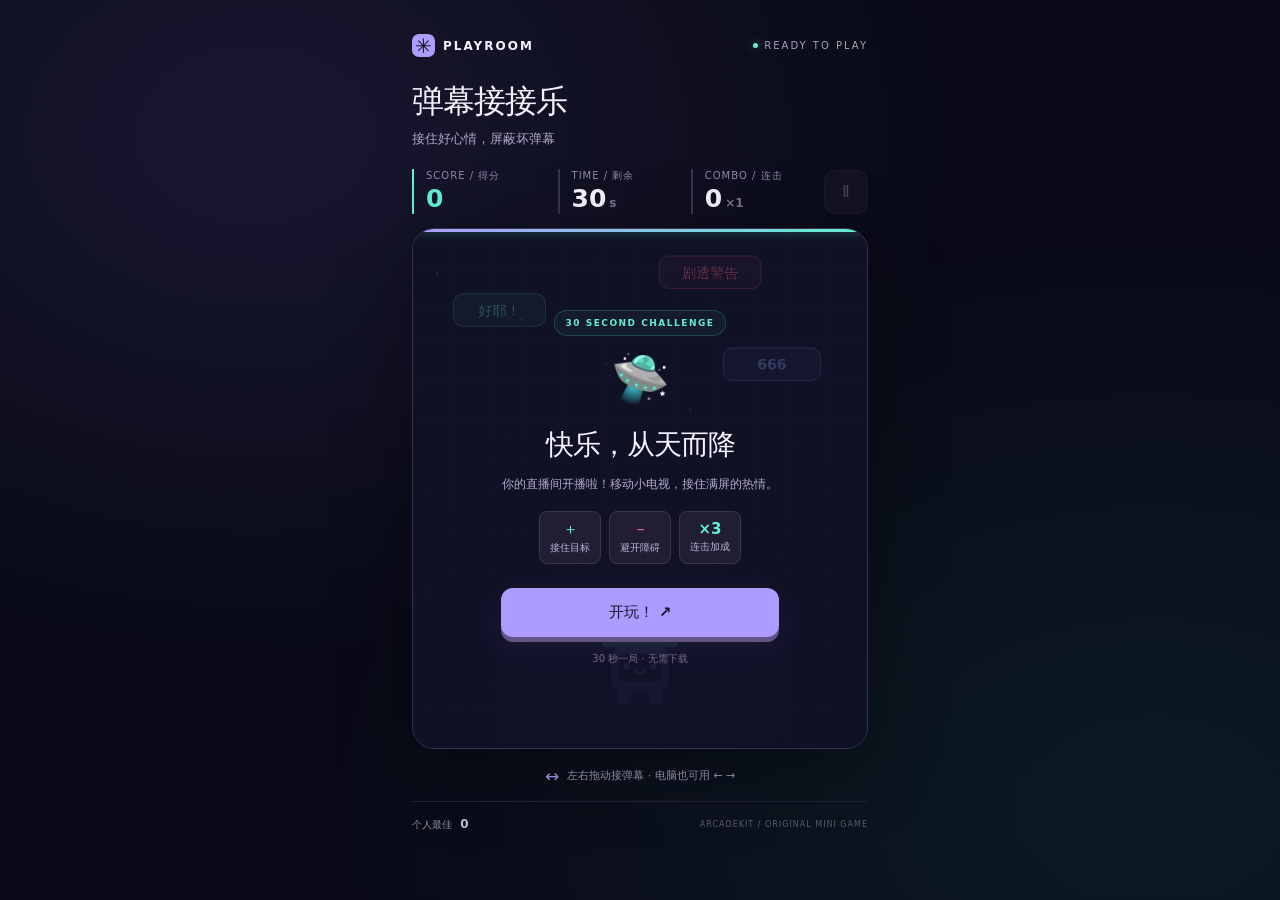
<file: index.html>
<!doctype html>
<html lang="zh-CN">
<head>
  <meta charset="UTF-8">
  <meta name="viewport" content="width=device-width, initial-scale=1, viewport-fit=cover">
  <meta name="theme-color" content="#111126">
  <title>弹幕接接乐 · ArcadeKit</title>
  <link rel="stylesheet" href="runtime/style.css">
</head>
<body>
  <main id="app"></main>
  <script src="content/game-config.js"></script>
  <script src="runtime/game.js"></script>
</body>
</html>
</file>
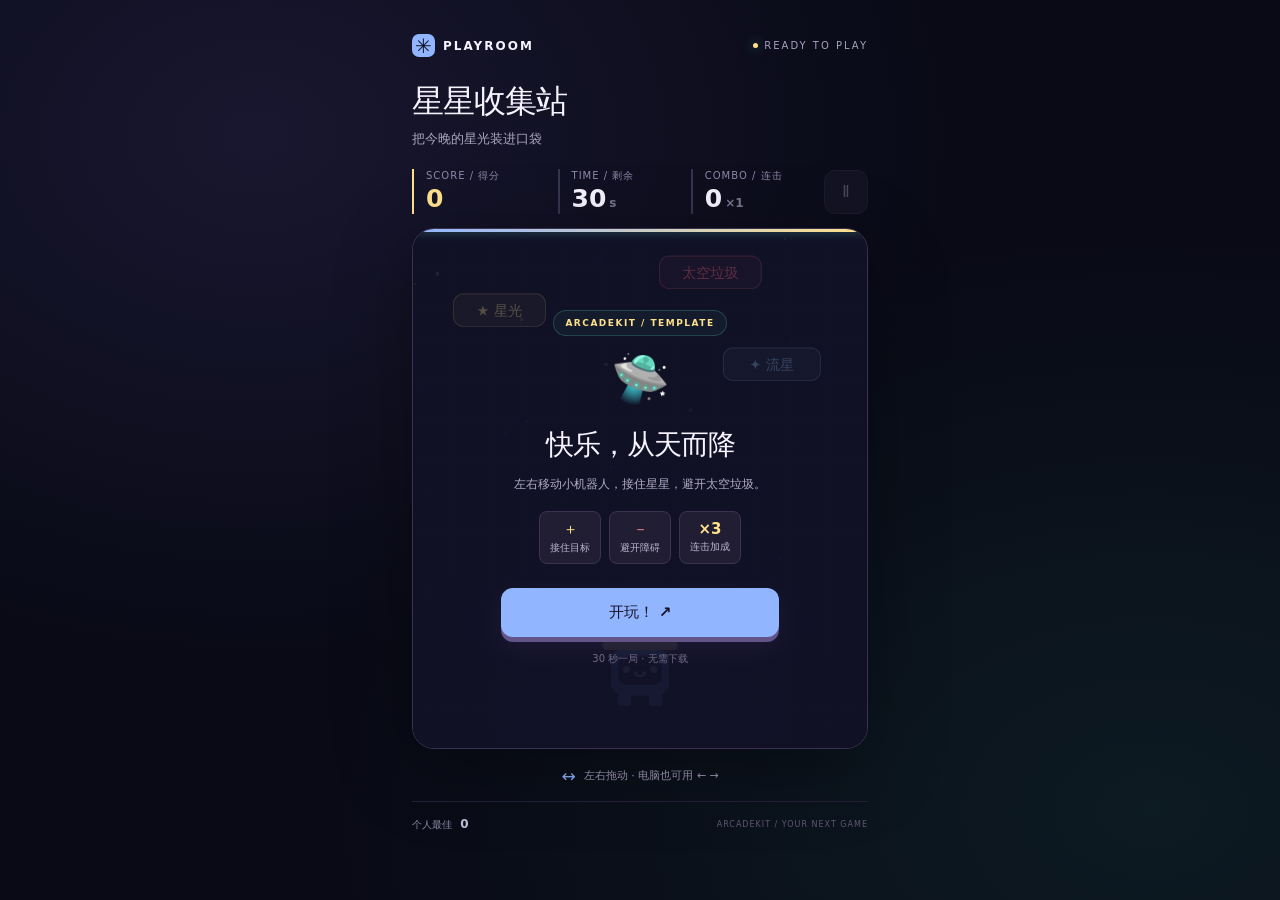
<file: template/index.html>
<!doctype html>
<html lang="zh-CN">
<head>
  <meta charset="UTF-8">
  <meta name="viewport" content="width=device-width, initial-scale=1, viewport-fit=cover">
  <meta name="theme-color" content="#111126">
  <title>ArcadeKit · 模板预览</title>
  <link rel="stylesheet" href="../runtime/style.css">
</head>
<body>
  <main id="app"></main>
  <script src="config.js"></script>
  <script src="../runtime/game.js"></script>
</body>
</html>
</file>
<file: runtime/style.css>
:root {
  color-scheme: dark;
  --accent: #ad9bff;
  --mint: #62efcf;
  --background: #111126;
  font-family: "PingFang SC", "Microsoft YaHei", system-ui, sans-serif;
  color: #f6f3ff;
  background: #090a16;
  font-synthesis: none;
}
* { box-sizing: border-box; }
body { margin: 0; min-height: 100dvh; background: radial-gradient(ellipse at 20% 15%, #26224688, transparent 48%), radial-gradient(ellipse at 90% 90%, #153c3c55, transparent 50%), #090a16; }
button { font: inherit; cursor: pointer; }
button:focus-visible, a:focus-visible { outline: 3px solid var(--mint); outline-offset: 4px; }
button { -webkit-tap-highlight-color: transparent; }
.shell { width: min(100%, 500px); margin: 0 auto; padding: 24px 22px 18px; }
.brand { display: flex; align-items: center; justify-content: space-between; margin-bottom: 23px; }
.brand-word { display: flex; align-items: center; gap: 8px; font-size: 12px; font-weight: 800; letter-spacing: 2px; }
.brand-icon { width: 23px; height: 23px; display: grid; place-items: center; border-radius: 7px; color: #111126; background: var(--accent); font-size: 20px; letter-spacing: 0; }
.live { display: flex; gap: 6px; align-items: center; font-size: 10px; color: #a6a1bd; letter-spacing: 2px; }
.live::before { content: ''; width: 5px; height: 5px; border-radius: 50%; background: var(--mint); box-shadow: 0 0 12px #62efcf88; }
.heading { margin-bottom: 21px; }
.heading h1 { font-size: 32px; font-weight: 900; letter-spacing: -1px; margin: 0 0 6px; }
.heading p { margin: 0; color: #aca7c4; font-size: 13px; }
.hud { display: grid; grid-template-columns: 1.1fr 1fr 1fr 44px; gap: 10px; align-items: center; margin-bottom: 14px; }
.stat { padding-left: 12px; border-left: 2px solid #38334f; }
.stat:first-child { border-color: var(--mint); }
.stat-label { display: block; color: #8e89a8; font-size: 10px; letter-spacing: 1px; margin-bottom: 1px; }
.stat-value { font-size: 25px; font-weight: 850; line-height: 1.2; font-variant-numeric: tabular-nums; }
.stat-value.score { color: var(--mint); }
.stat-value small { font-size: 12px; color: #79748f; margin-left: 3px; }
.pause { width: 44px; height: 44px; color: #c0bad6; background: #242136; border: 1px solid #3b3552; border-radius: 11px; font-size: 15px; }
.pause:disabled { opacity: .35; cursor: default; }
.arena { position: relative; overflow: hidden; border: 1px solid #39324f; border-radius: 22px; background: var(--background); box-shadow: 0 20px 80px #0005, inset 0 1px 0 #ffffff08; touch-action: none; }
canvas { display: block; width: 100%; aspect-ratio: 420 / 480; }
.progress { position: absolute; left: 0; top: 0; right: 0; height: 3px; z-index: 1; background: #262139; }
.progress-fill { height: 100%; width: 100%; background: linear-gradient(90deg, var(--accent), var(--mint)); box-shadow: 0 0 10px #62efcf77; }
.overlay { position: absolute; inset: 0; display: flex; flex-direction: column; justify-content: center; align-items: center; padding: 22px; text-align: center; background: linear-gradient(180deg, #111126a8, #111126f2 85%); }
.overlay[hidden] { display: none; }
.pill { display: inline-block; padding: 7px 11px; color: var(--mint); border: 1px solid #62efcf33; background: #62efcf0b; border-radius: 30px; letter-spacing: 1.5px; font-size: 9px; font-weight: 700; }
.hero-icon { font-size: 47px; margin: 15px 0 8px; line-height: 1.2; }
.overlay h2 { font-size: 28px; font-weight: 900; margin: 10px 0; letter-spacing: -1px; }
.overlay p { color: #b1abc7; font-size: 12px; line-height: 1.8; max-width: 280px; margin: 0 0 16px; }
.rules { display: flex; gap: 8px; margin: 0 0 24px; }
.rule { font-size: 10px; background: #211e33; border: 1px solid #3b3451; padding: 8px 10px; border-radius: 8px; color: #bcb5d2; }
.rule span { display: block; font-size: 15px; font-weight: 800; color: var(--mint); margin-bottom: 2px; }
.rule.bad span { color: #ff839a; }
.primary { border: 0; width: min(100%, 278px); padding: 15px; color: #161229; background: var(--accent); border-radius: 12px; font-weight: 800; font-size: 15px; box-shadow: 0 5px 0 #625487, 0 10px 30px #ad9bff14; transition: transform .15s; }
.primary:active { transform: translateY(3px); box-shadow: 0 2px 0 #625487; }
.tiny { font-size: 10px; color: #716b88; margin-top: 15px; }
.instructions { display: flex; align-items: center; justify-content: center; gap: 8px; padding: 17px 0 15px; color: #a39cb9; font-size: 11px; }
.instructions::before { content: '↔'; font-size: 17px; color: var(--accent); }
.bottom { display: flex; justify-content: space-between; align-items: center; border-top: 1px solid #252137; padding-top: 15px; }
.best { color: #918aa8; font-size: 10px; }
.best b { color: #c8bfdc; margin-left: 5px; font-size: 12px; }
.credit { color: #5f5974; font-size: 8px; letter-spacing: 1px; }
.result-score { font-size: 56px; color: var(--mint); font-weight: 900; line-height: 1; letter-spacing: -2px; margin: 6px 0; }
.result-score small { font-size: 12px; letter-spacing: 1px; color: #7a738e; display: block; margin: 7px 0 12px; }
.result-details { display: flex; gap: 25px; margin: 0 0 22px; font-size: 10px; color: #958da9; }
.result-details b { display: block; color: #eee7fc; font-size: 20px; margin-bottom: 3px; }
.record { color: #ffd277; font-size: 10px; margin-bottom: 8px; letter-spacing: 1px; }
@media (min-width: 700px) { .shell { padding-top: 34px; } }
@media (max-height: 790px) { .shell { padding-top: 14px; } .brand { margin-bottom: 15px; } .heading { margin-bottom: 14px; } canvas { aspect-ratio: 420 / 440; } .heading h1 { font-size: 29px; } }
@media (max-width: 370px) { .shell { padding: 14px; } .heading h1 { font-size: 28px; } canvas { min-height: 440px; object-fit: contain; } .overlay { padding: 15px; } .overlay h2 { font-size: 24px; margin: 8px 0; } .hero-icon { font-size: 36px; margin: 8px 0 4px; } .result-score { font-size: 48px; } .rule { padding: 7px; } .credit { font-size: 7px; } }
</file>
